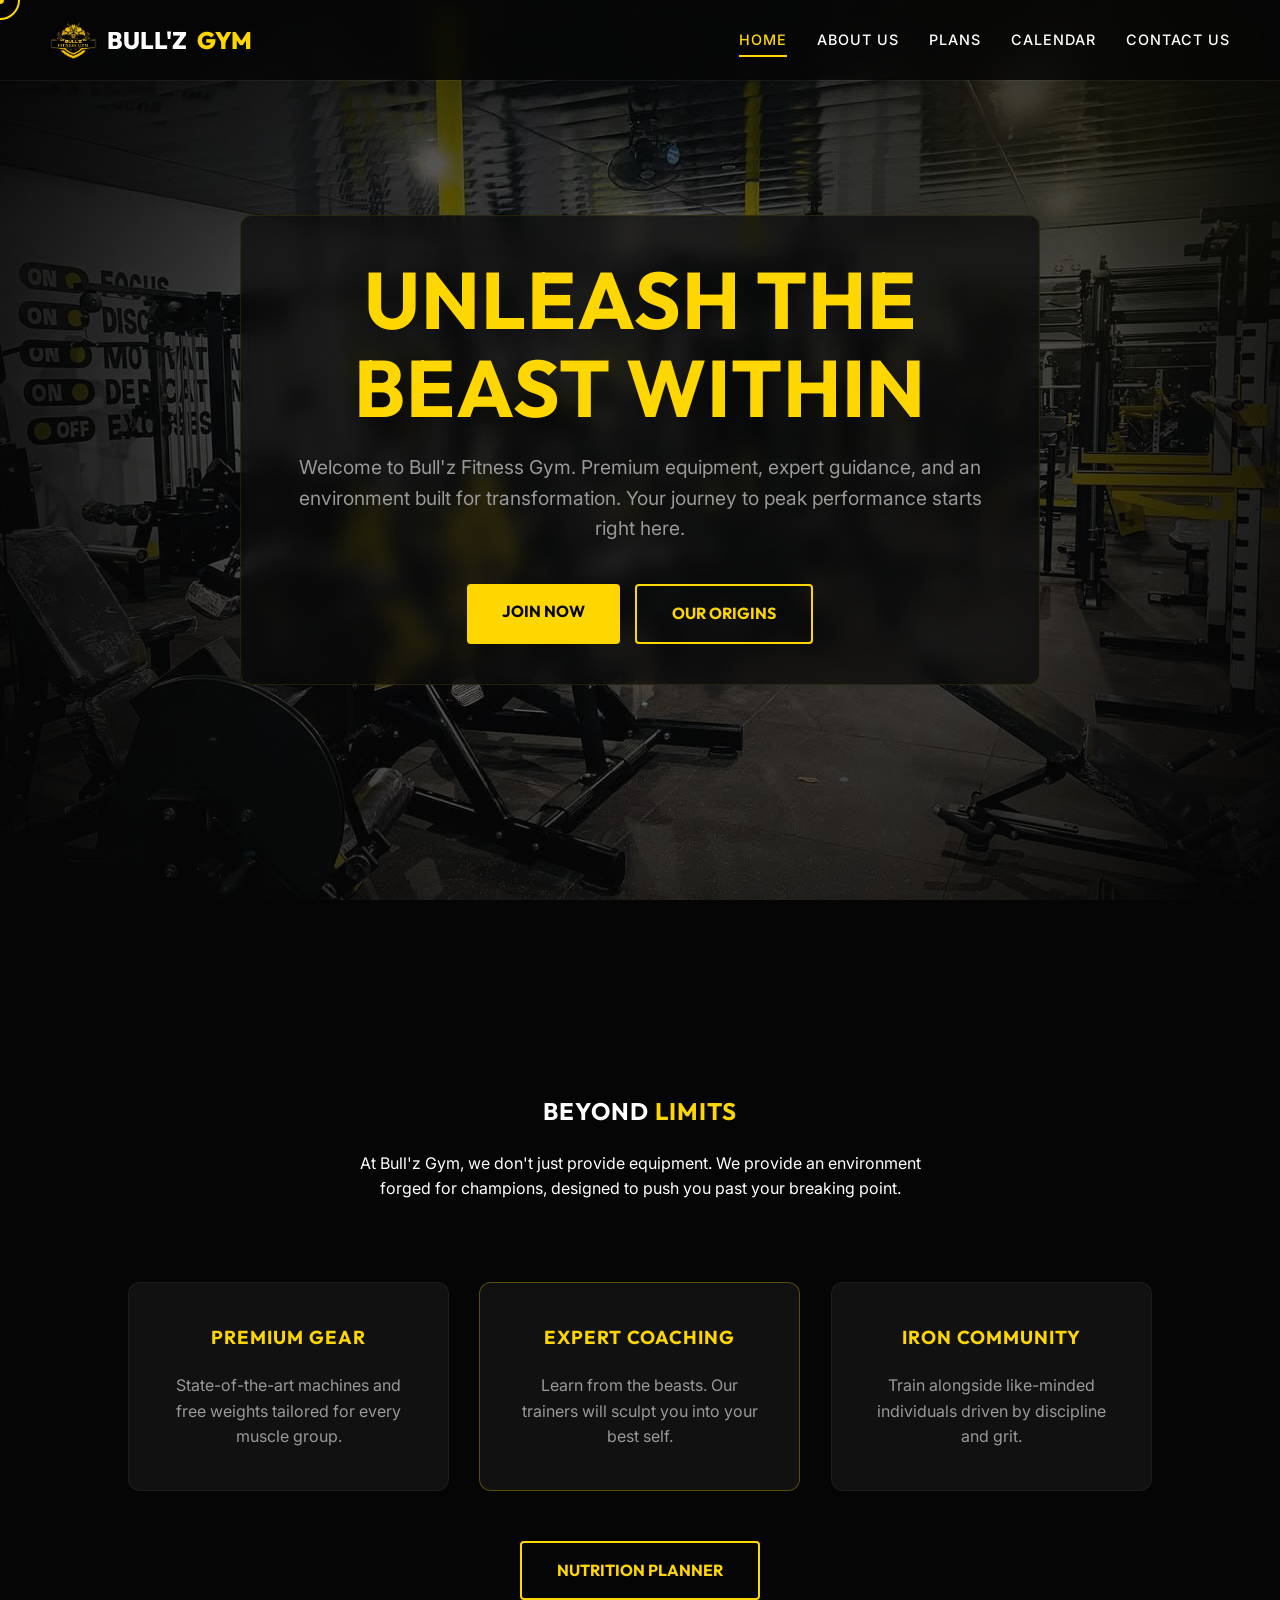
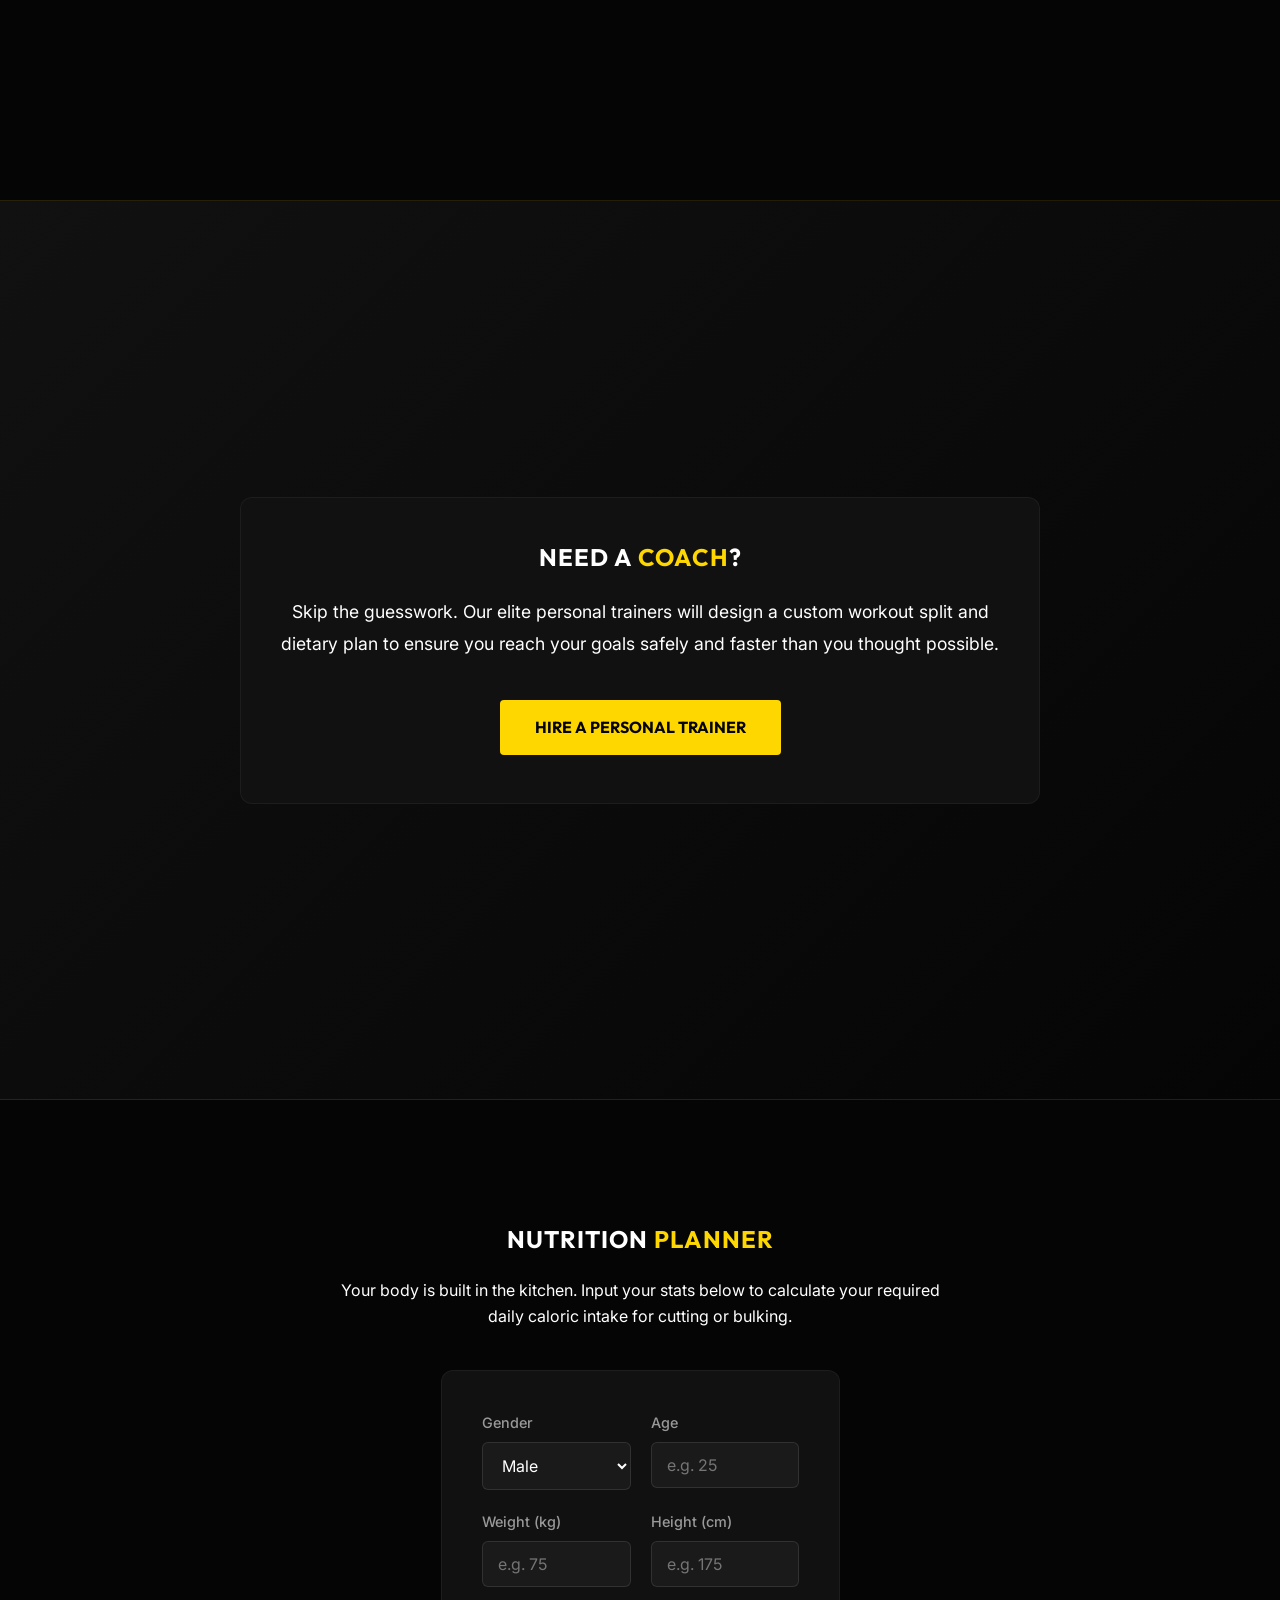
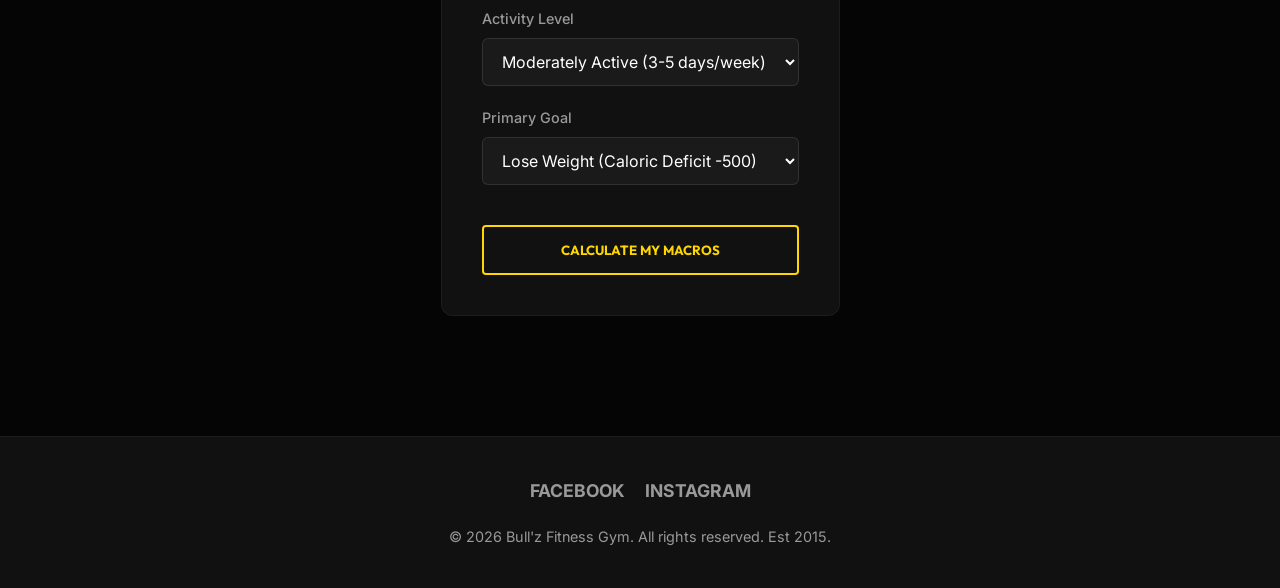
<file: index.html>
<!DOCTYPE html>
<html lang="en">

<head>
    <meta charset="UTF-8">
    <meta name="viewport" content="width=device-width, initial-scale=1.0">
    <title>Bull'z Fitness Gym</title>
    <!-- Google Fonts -->
    <link rel="preconnect" href="https://fonts.googleapis.com">
    <link rel="preconnect" href="https://fonts.gstatic.com" crossorigin>
    <link
        href="https://fonts.googleapis.com/css2?family=Inter:wght@300;400;500;600&family=Outfit:wght@400;700;800;900&display=swap"
        rel="stylesheet">
    <!-- Custom CSS -->
    <link rel="stylesheet" href="styles.css">
</head>

<body>
    <!-- Global Loading Screen -->
    <div id="global-loader">
        <svg class="dumbbell-icon" viewBox="0 0 100 40" xmlns="http://www.w3.org/2000/svg">
            <clipPath id="dumbellClip">
                <path d="M10,10 L30,10 L30,15 L70,15 L70,10 L90,10 L90,30 L70,30 L70,25 L30,25 L30,30 L10,30 Z" />
            </clipPath>
            <path class="dumbbell-outline" d="M10,10 L30,10 L30,15 L70,15 L70,10 L90,10 L90,30 L70,30 L70,25 L30,25 L30,30 L10,30 Z" />
            <g clip-path="url(#dumbellClip)">
                <rect x="0" y="0" class="fill-rect" />
            </g>
        </svg>
    </div>
    <!-- Navigation -->
    <nav>
        <a href="index.html" class="logo">
            <img src="logo.png" alt="Bull'z Logo" class="logo-img">
            Bull'z <span>Gym</span>
        </a>
        <div class="menu-toggle" id="mobile-menu">
            <span class="bar"></span>
            <span class="bar"></span>
            <span class="bar"></span>
        </div>
        <div class="nav-links">
            <a href="index.html" class="active">Home</a>
            <a href="about.html">About Us</a>
            <a href="plans.html">Plans</a>
            <a href="calendar.html">Calendar</a>
            <a href="contact.html">Contact Us</a>
        </div>
    </nav>

    <!-- Main Hero Section -->
    <div class="section hero">
        <div class="hero-content tilt-card">
            <h1 class="text-accent">Unleash The Beast Within</h1>
            <p>Welcome to Bull'z Fitness Gym. Premium equipment, expert guidance, and an environment built for
                transformation. Your journey to peak performance starts right here.</p>
            <div class="hero-btns" style="display: flex; gap: 15px; justify-content: center; flex-wrap: wrap;">
                <a href="plans.html" class="btn">Join Now</a>
                <a href="about.html" class="btn btn-outline">Our Origins</a>
            </div>
        </div>
        <!-- Background decorative element -->
        <div
            style="position: absolute; top: -20%; right: -10%; width: 50vw; height: 50vw; background: radial-gradient(circle, rgba(255,215,0,0.05) 0%, rgba(0,0,0,0) 70%); z-index: 1; pointer-events: none;">
        </div>
    </div>

    <!-- Motivation & Features Section -->
    <div class="section text-center">
        <h2 class="mb-2">Beyond <span class="text-accent">Limits</span></h2>
        <p class="mb-4 text-muted" style="max-width: 600px; margin: 0 auto 40px auto;">At Bull'z Gym, we don't just
            provide equipment. We provide an environment forged for champions, designed to push you past your breaking
            point.</p>

        <div class="features-grid">
            <div class="feature-card tilt-card">
                <h3 class="text-accent mb-2">Premium Gear</h3>
                <p>State-of-the-art machines and free weights tailored for every muscle group.</p>
            </div>
            <div class="feature-card tilt-card" style="border-color: rgba(255,215,0,0.3);">
                <h3 class="text-accent mb-2">Expert Coaching</h3>
                <p>Learn from the beasts. Our trainers will sculpt you into your best self.</p>
            </div>
            <div class="feature-card tilt-card">
                <h3 class="text-accent mb-2">Iron Community</h3>
                <p>Train alongside like-minded individuals driven by discipline and grit.</p>
            </div>
        </div>
        
        <div style="margin-top: 50px;">
            <a href="#nutrition-planner" class="btn btn-outline smooth-scroll">Nutrition Planner</a>
        </div>
    </div>

    <!-- 1-On-1 Coaching CTA -->
    <div class="section coaching-section"
        style="padding: 60px 10%; background: linear-gradient(135deg, var(--bg-secondary) 0%, var(--bg-primary) 100%); border-top: 1px solid rgba(255,215,0,0.1); border-bottom: 1px solid rgba(255,215,0,0.1);">
        <div class="coaching-content tilt-card" style="max-width: 800px; margin: 0 auto; text-align: center;">
            <h2 class="mb-2">Need a <span class="text-accent">Coach</span>?</h2>
            <p class="mb-4 text-muted" style="font-size: 1.1rem; line-height: 1.8;">Skip the guesswork. Our elite
                personal trainers will design a custom workout split and dietary plan to ensure you reach your goals
                safely and faster than you thought possible.</p>
            <a href="#" class="btn" id="coachModalTrigger">Hire a Personal Trainer</a>
        </div>
    </div>

    <!-- Fitness Planner (Calorie Calculator) -->
    <div id="nutrition-planner" class="section text-center planner-section">
        <h2 class="mb-2">Nutrition <span class="text-accent">Planner</span></h2>
        <p class="mb-4 text-muted" style="max-width: 600px; margin: 0 auto 40px auto;">Your body is built in the
            kitchen. Input your stats below to calculate your required daily caloric intake for cutting or bulking.</p>

        <div class="planner-card tilt-card" style="max-width: 800px; margin: 0 auto; text-align: left;">
            <form id="calorieForm" class="planner-form">
                <div class="form-group">
                    <label>Gender</label>
                    <select id="calc-gender" required>
                        <option value="male">Male</option>
                        <option value="female">Female</option>
                    </select>
                </div>
                <div class="form-group">
                    <label>Age</label>
                    <input type="number" id="calc-age" placeholder="e.g. 25" required min="10" max="100">
                </div>
                <div class="form-group">
                    <label>Weight (kg)</label>
                    <input type="number" id="calc-weight" placeholder="e.g. 75" required min="30" max="300">
                </div>
                <div class="form-group">
                    <label>Height (cm)</label>
                    <input type="number" id="calc-height" placeholder="e.g. 175" required min="100" max="250">
                </div>
                <div class="form-group" style="grid-column: 1 / -1;">
                    <label>Activity Level</label>
                    <select id="calc-activity" required>
                        <option value="1.2">Sedentary (Little to no exercise)</option>
                        <option value="1.375">Lightly Active (1-3 days/week)</option>
                        <option value="1.55" selected>Moderately Active (3-5 days/week)</option>
                        <option value="1.725">Very Active (6-7 days/week)</option>
                        <option value="1.9">Extra Active (Hard Core)</option>
                    </select>
                </div>
                <div class="form-group" style="grid-column: 1 / -1;">
                    <label>Primary Goal</label>
                    <select id="calc-goal" required>
                        <option value="lose">Lose Weight (Caloric Deficit -500)</option>
                        <option value="maintain">Maintain Weight</option>
                        <option value="gain">Gain Muscle (Caloric Surplus +500)</option>
                    </select>
                </div>
                <button type="submit" class="btn btn-outline"
                    style="grid-column: 1 / -1; margin-top: 20px; width: 100%;">Calculate My Macros</button>
            </form>

            <div id="plannerResults" class="planner-results prescription-card" style="display: none;">
                <h3 class="mb-2" style="color: var(--text-muted); font-size: 1.2rem;">Daily Calorie Target Output</h3>
                <span id="result-calories" class="target-score">2500</span>
                <span style="font-size: 1.2rem; color: var(--text-muted); display: block; margin-bottom: 20px;">KCAL /
                    DAY</span>
                <p id="result-message" style="color: var(--text-main); font-weight: 600;">This is an estimate based on
                    your Body Metabolic Rate and activity level. Stick to this target daily to reach your goal!</p>
            </div>
        </div>
    </div>

    <footer style="display: flex; flex-direction: column; align-items: center; gap: 20px;">
        <div class="social-links" style="display: flex; gap: 20px;">
            <a href="https://www.facebook.com/BULLZFitnessGym" target="_blank" style="color: var(--text-muted); text-decoration: none; font-size: 1.1rem; font-weight: 700; text-transform: uppercase; transition: color 0.3s;" onmouseover="this.style.color='var(--accent)'" onmouseout="this.style.color='var(--text-muted)'">Facebook</a>
            <a href="https://www.facebook.com/BULLZFitnessGym" target="_blank" style="color: var(--text-muted); text-decoration: none; font-size: 1.1rem; font-weight: 700; text-transform: uppercase; transition: color 0.3s;" onmouseover="this.style.color='var(--accent)'" onmouseout="this.style.color='var(--text-muted)'">Instagram</a>
        </div>
        <p style="margin: 0; color: var(--text-muted); font-size: 0.9rem;">&copy; 2026 Bull'z Fitness Gym. All rights reserved. Est 2015.</p>
    </footer>

    <!-- Coach Modal -->
    <div id="coachModal" class="modal-overlay">
        <div class="modal-content form-rugged" style="text-align: center; padding: 40px 30px;">
            <span class="modal-close" id="closeCoachModal">&times;</span>
            <div style="width: 180px; height: 180px; margin: 0 auto 25px auto; border-radius: 50%; overflow: hidden; border: 4px solid var(--accent); box-shadow: 0 0 30px rgba(255,215,0,0.3);">
                <img src="coach1.jpg" alt="Coach Jomen Loyaga" style="width: 100%; height: 100%; object-fit: cover;">
            </div>
            <h2 style="color: var(--text-main); font-size: 2.2rem; margin-bottom: 10px; text-transform: uppercase;">Jomen <span class="text-accent">Loyaga</span></h2>
            <p style="color: var(--text-muted); font-size: 1.15rem; line-height: 1.7; margin-bottom: 35px;">
                Coach Jomen is an exceptional personal trainer dedicated to helping you crush your fitness goals. With years of experience and an unbreakable passion for iron, he will forge you into your strongest self. 
            </p>
            <a href="https://www.facebook.com/Jahmen15" target="_blank" class="btn" style="width: 100%; font-size: 1.1rem;">Send Coach Jomen a Message!</a>
        </div>
    </div>

    <!-- Custom JS Document -->
    <script src="script.js?v=4"></script>
</body>

</html>
</file>
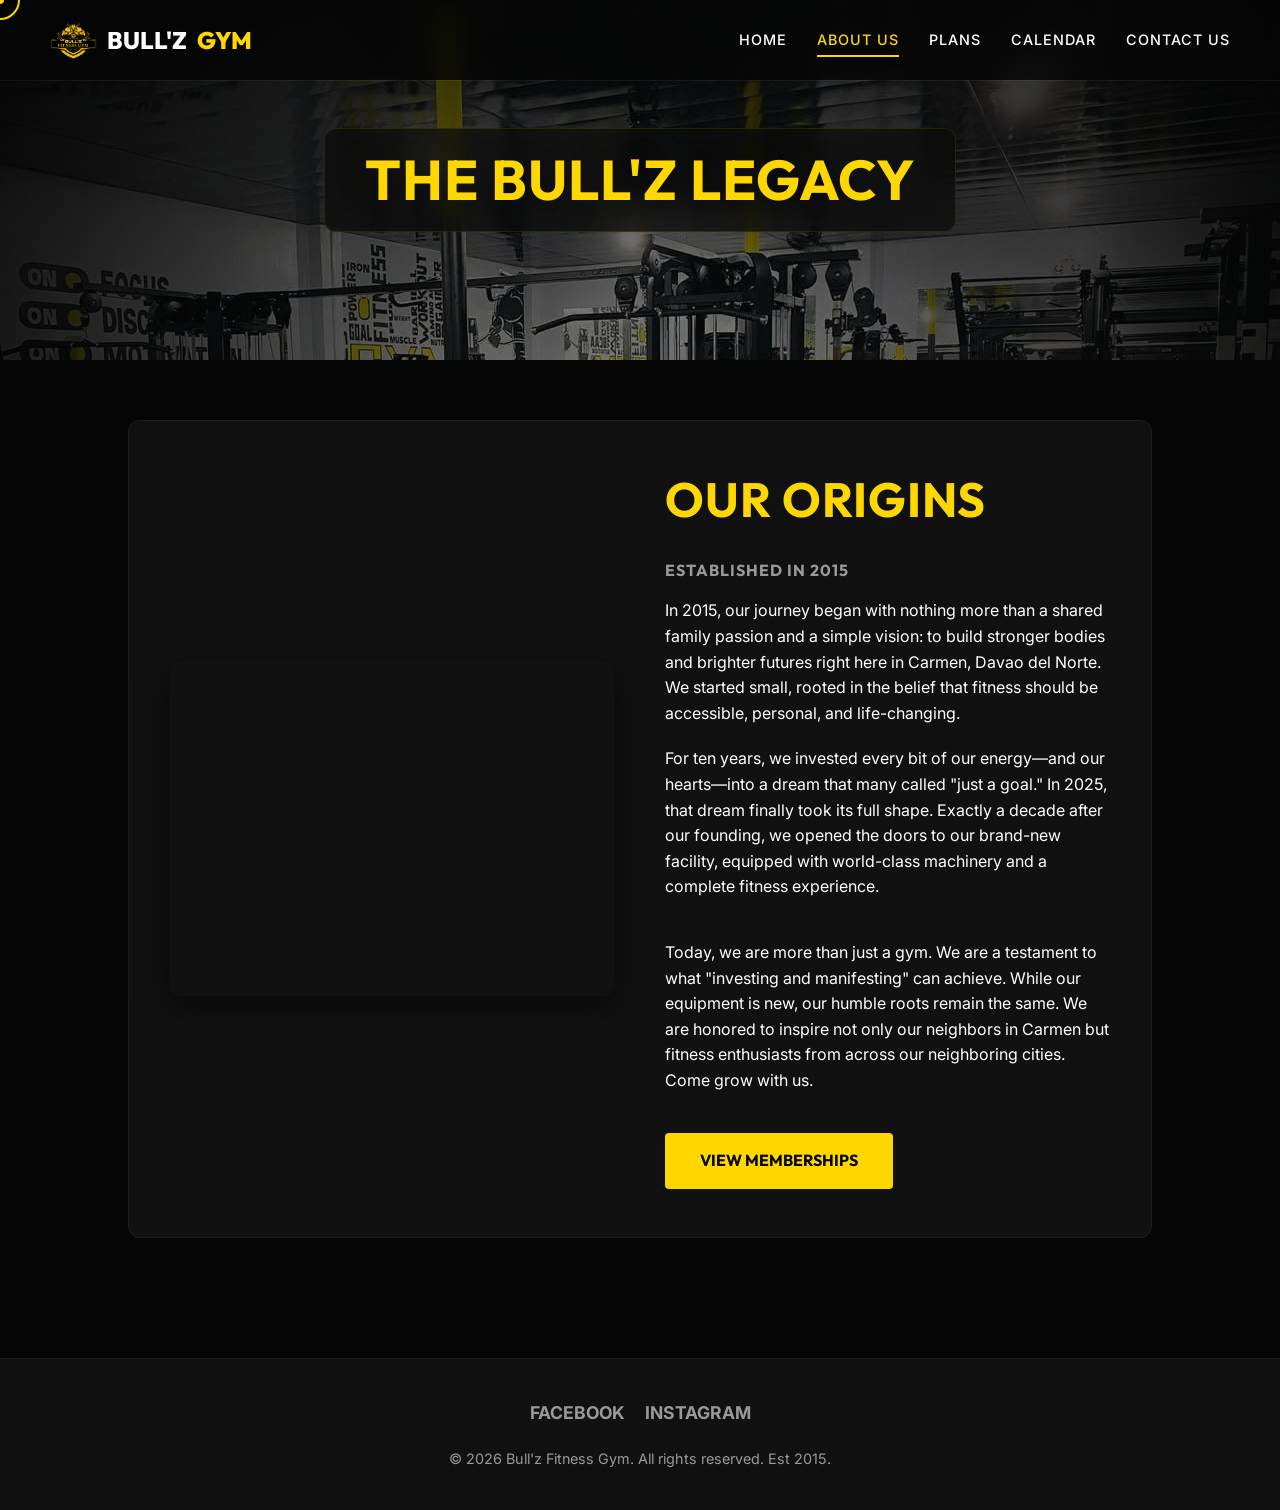
<file: about.html>
<!DOCTYPE html>
<html lang="en">

<head>
    <meta charset="UTF-8">
    <meta name="viewport" content="width=device-width, initial-scale=1.0">
    <title>About Us | Bull'z Fitness Gym</title>
    <link rel="preconnect" href="https://fonts.googleapis.com">
    <link rel="preconnect" href="https://fonts.gstatic.com" crossorigin>
    <link
        href="https://fonts.googleapis.com/css2?family=Inter:wght@300;400;500;600&family=Outfit:wght@400;700;800;900&display=swap"
        rel="stylesheet">
    <link rel="stylesheet" href="styles.css?v=3">
</head>

<body>
    <!-- Global Loading Screen -->
    <div id="global-loader">
        <svg class="dumbbell-icon" viewBox="0 0 100 40" xmlns="http://www.w3.org/2000/svg">
            <clipPath id="dumbellClip">
                <path d="M10,10 L30,10 L30,15 L70,15 L70,10 L90,10 L90,30 L70,30 L70,25 L30,25 L30,30 L10,30 Z" />
            </clipPath>
            <path class="dumbbell-outline"
                d="M10,10 L30,10 L30,15 L70,15 L70,10 L90,10 L90,30 L70,30 L70,25 L30,25 L30,30 L10,30 Z" />
            <g clip-path="url(#dumbellClip)">
                <rect x="0" y="0" class="fill-rect" />
            </g>
        </svg>
    </div>

    <nav>
        <a href="index.html" class="logo">
            <img src="logo.png" alt="Bull'z Logo" class="logo-img">
            Bull'z <span>Gym</span>
        </a>
        <div class="menu-toggle" id="mobile-menu">
            <span class="bar"></span>
            <span class="bar"></span>
            <span class="bar"></span>
        </div>
        <div class="nav-links">
            <a href="index.html">Home</a>
            <a href="about.html" class="active">About Us</a>
            <a href="plans.html">Plans</a>
            <a href="calendar.html">Calendar</a>
            <a href="contact.html">Contact Us</a>
        </div>
    </nav>

    <!-- Hero Banner "rica's" -->
    <div class="section hero" style="min-height: 40vh;">
        <div class="hero-content" style="padding: 20px 40px;">
            <h1 class="text-accent" style="margin: 0; font-size: 3.5rem;">The Bull'z Legacy</h1>
        </div>
    </div>

    <!-- Main Content -->
    <div class="section d-flex" style="min-height: auto; padding-top: 60px;">
        <div class="about-grid tilt-card">
            <div class="about-image-wrapper">
                <!-- Using a placeholder image styled darkly. In a real environment, this would be the actual gym photo -->
                <img src="orig1.jpg" alt="Bull'z Gym Origins 1" class="about-img">
                <img src="orig2.jpg" alt="Bull'z Gym Origins 2" class="about-img">
                <img src="orig3.jpg" alt="Bull'z Gym Origins 3" class="about-img">
            </div>
            <div class="about-text">
                <h2 class="text-accent">Our Origins</h2>
                <h4 style="margin-bottom: 15px; color: var(--text-muted);">Established in 2015</h4>
                <p class="mb-2">In 2015, our journey began with nothing more than a shared family passion and a simple
                    vision: to build stronger bodies and brighter futures right here in Carmen, Davao del Norte. We
                    started small, rooted in the belief that fitness should be accessible, personal, and life-changing.
                </p>
                <p class="mb-4">For ten years, we invested every bit of our energy—and our hearts—into a dream that many
                    called "just a goal." In 2025, that dream finally took its full shape. Exactly a decade after our
                    founding, we opened the doors to our brand-new facility, equipped with world-class machinery and a
                    complete fitness experience.</p>
                <p class="mb-4">Today, we are more than just a gym. We are a testament to what "investing and
                    manifesting" can achieve. While our equipment is new, our humble roots remain the same. We are
                    honored to inspire not only our neighbors in Carmen but fitness enthusiasts from across our
                    neighboring cities. Come grow with us.</p>

                <a href="plans.html" class="btn">View Memberships</a>
            </div>
        </div>
    </div>

    <footer style="display: flex; flex-direction: column; align-items: center; gap: 20px;">
        <div class="social-links" style="display: flex; gap: 20px;">
            <a href="https://www.facebook.com/BULLZFitnessGym" target="_blank"
                style="color: var(--text-muted); text-decoration: none; font-size: 1.1rem; font-weight: 700; text-transform: uppercase; transition: color 0.3s;"
                onmouseover="this.style.color='var(--accent)'"
                onmouseout="this.style.color='var(--text-muted)'">Facebook</a>
            <a href="https://www.facebook.com/BULLZFitnessGym" target="_blank"
                style="color: var(--text-muted); text-decoration: none; font-size: 1.1rem; font-weight: 700; text-transform: uppercase; transition: color 0.3s;"
                onmouseover="this.style.color='var(--accent)'"
                onmouseout="this.style.color='var(--text-muted)'">Instagram</a>
        </div>
        <p style="margin: 0; color: var(--text-muted); font-size: 0.9rem;">&copy; 2026 Bull'z Fitness Gym. All rights
            reserved. Est 2015.</p>
    </footer>

    <script src="script.js"></script>
</body>

</html>
</file>
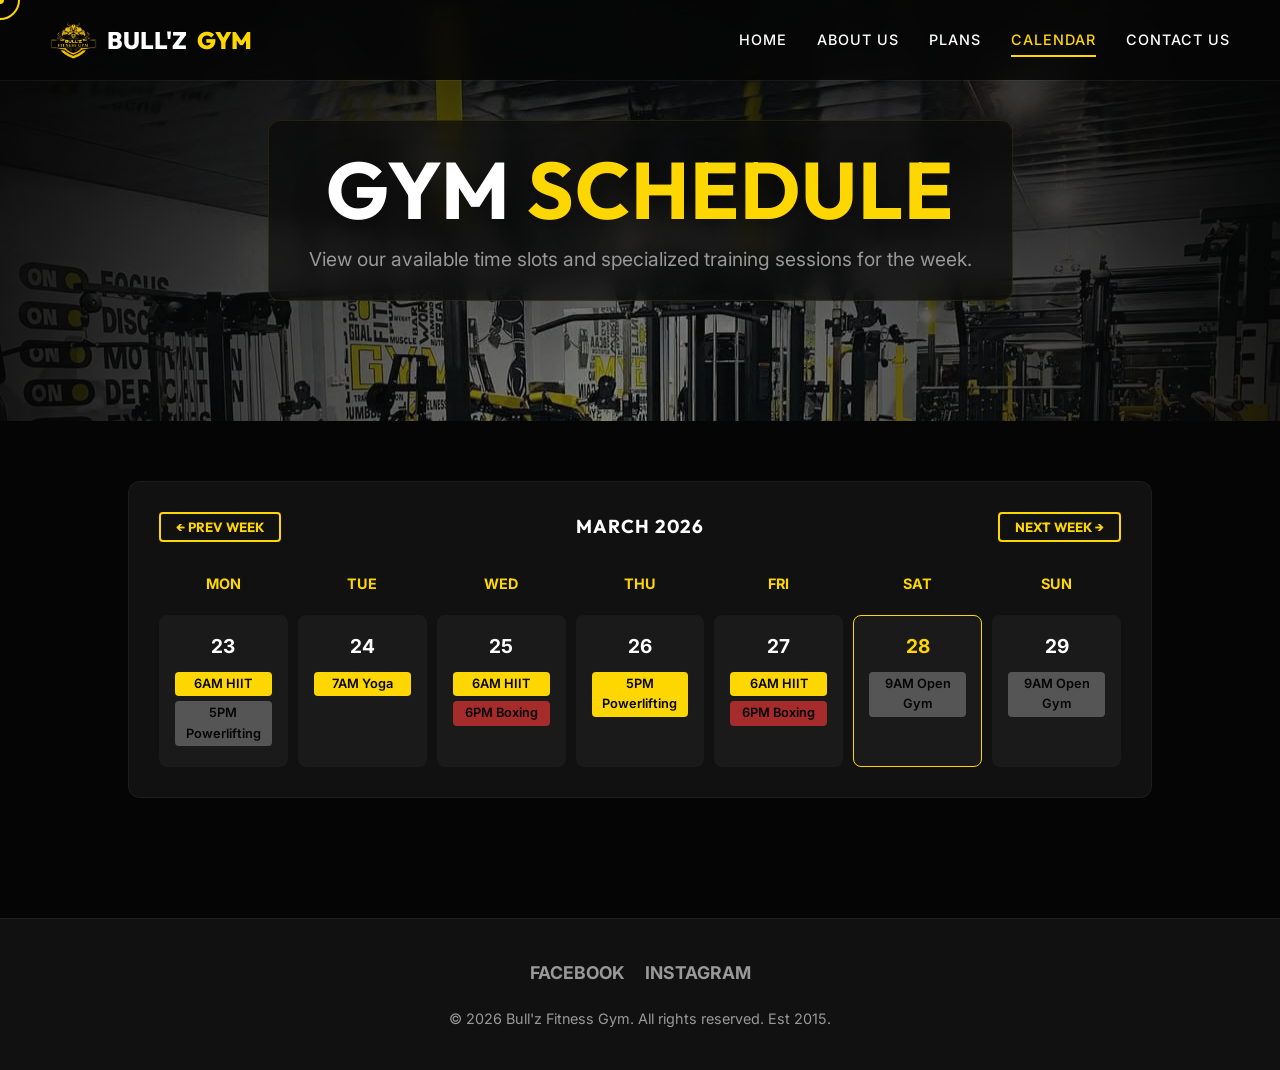
<file: calendar.html>
<!DOCTYPE html>
<html lang="en">
<head>
    <meta charset="UTF-8">
    <meta name="viewport" content="width=device-width, initial-scale=1.0">
    <title>Class Calendar | Bull'z Fitness Gym</title>
    <link rel="preconnect" href="https://fonts.googleapis.com">
    <link rel="preconnect" href="https://fonts.gstatic.com" crossorigin>
    <link href="https://fonts.googleapis.com/css2?family=Inter:wght@300;400;500;600&family=Outfit:wght@400;700;800;900&display=swap" rel="stylesheet">
    <link rel="stylesheet" href="styles.css">
</head>
<body>
    <!-- Global Loading Screen -->
    <div id="global-loader">
        <svg class="dumbbell-icon" viewBox="0 0 100 40" xmlns="http://www.w3.org/2000/svg">
            <clipPath id="dumbellClip">
                <path d="M10,10 L30,10 L30,15 L70,15 L70,10 L90,10 L90,30 L70,30 L70,25 L30,25 L30,30 L10,30 Z" />
            </clipPath>
            <path class="dumbbell-outline" d="M10,10 L30,10 L30,15 L70,15 L70,10 L90,10 L90,30 L70,30 L70,25 L30,25 L30,30 L10,30 Z" />
            <g clip-path="url(#dumbellClip)">
                <rect x="0" y="0" class="fill-rect" />
            </g>
        </svg>
    </div>

    <nav>
        <a href="index.html" class="logo">
            <img src="logo.png" alt="Bull'z Logo" class="logo-img">
            Bull'z <span>Gym</span>
        </a>
        <div class="menu-toggle" id="mobile-menu">
            <span class="bar"></span>
            <span class="bar"></span>
            <span class="bar"></span>
        </div>
        <div class="nav-links">
            <a href="index.html">Home</a>
            <a href="about.html">About Us</a>
            <a href="plans.html">Plans</a>
            <a href="calendar.html" class="active">Calendar</a>
            <a href="contact.html">Contact Us</a>
        </div>
    </nav>

    <!-- Hero Banner -->
    <div class="section hero" style="min-height: 40vh;">
        <div class="hero-content" style="padding: 25px 40px;">
            <h1 style="margin-bottom: 10px;">Gym <span class="text-accent">Schedule</span></h1>
            <p style="margin: 0; color: var(--text-muted);">View our available time slots and specialized training sessions for the week.</p>
        </div>
    </div>

    <!-- Calendar Content -->
    <div class="section text-center" style="min-height: auto; padding-top: 60px;">
        
        <div class="calendar-container tilt-card">
            <div class="calendar-header">
                <button class="btn btn-outline" style="padding: 5px 15px;">&larr; Prev Week</button>
                <h3 style="margin: 0;">March 2026</h3>
                <button class="btn btn-outline" style="padding: 5px 15px;">Next Week &rarr;</button>
            </div>

            <div class="calendar-grid">
                <!-- Headers -->
                <div class="calendar-day-header">Mon</div>
                <div class="calendar-day-header">Tue</div>
                <div class="calendar-day-header">Wed</div>
                <div class="calendar-day-header">Thu</div>
                <div class="calendar-day-header">Fri</div>
                <div class="calendar-day-header">Sat</div>
                <div class="calendar-day-header">Sun</div>

                <!-- Days Data Row 1 -->
                <div class="calendar-day"><span class="date">23</span><div class="calendar-event">6AM HIIT</div><div class="calendar-event" style="background:#555;">5PM Powerlifting</div></div>
                <div class="calendar-day"><span class="date">24</span><div class="calendar-event">7AM Yoga</div></div>
                <div class="calendar-day"><span class="date">25</span><div class="calendar-event">6AM HIIT</div><div class="calendar-event" style="background:#a62b2b;">6PM Boxing</div></div>
                <div class="calendar-day"><span class="date">26</span><div class="calendar-event">5PM Powerlifting</div></div>
                <div class="calendar-day"><span class="date">27</span><div class="calendar-event">6AM HIIT</div><div class="calendar-event" style="background:#a62b2b;">6PM Boxing</div></div>
                <div class="calendar-day" style="border: 1px solid var(--accent);"><span class="date text-accent">28</span><div class="calendar-event" style="background:#555;">9AM Open Gym</div></div>
                <div class="calendar-day"><span class="date">29</span><div class="calendar-event" style="background:#555;">9AM Open Gym</div></div>
            </div>
        </div>
    </div>

    <footer style="display: flex; flex-direction: column; align-items: center; gap: 20px;">
        <div class="social-links" style="display: flex; gap: 20px;">
            <a href="https://www.facebook.com/BULLZFitnessGym" target="_blank" style="color: var(--text-muted); text-decoration: none; font-size: 1.1rem; font-weight: 700; text-transform: uppercase; transition: color 0.3s;" onmouseover="this.style.color='var(--accent)'" onmouseout="this.style.color='var(--text-muted)'">Facebook</a>
            <a href="https://www.facebook.com/BULLZFitnessGym" target="_blank" style="color: var(--text-muted); text-decoration: none; font-size: 1.1rem; font-weight: 700; text-transform: uppercase; transition: color 0.3s;" onmouseover="this.style.color='var(--accent)'" onmouseout="this.style.color='var(--text-muted)'">Instagram</a>
        </div>
        <p style="margin: 0; color: var(--text-muted); font-size: 0.9rem;">&copy; 2026 Bull'z Fitness Gym. All rights reserved. Est 2015.</p>
    </footer>

    <script src="script.js"></script>
</body>
</html>
</file>
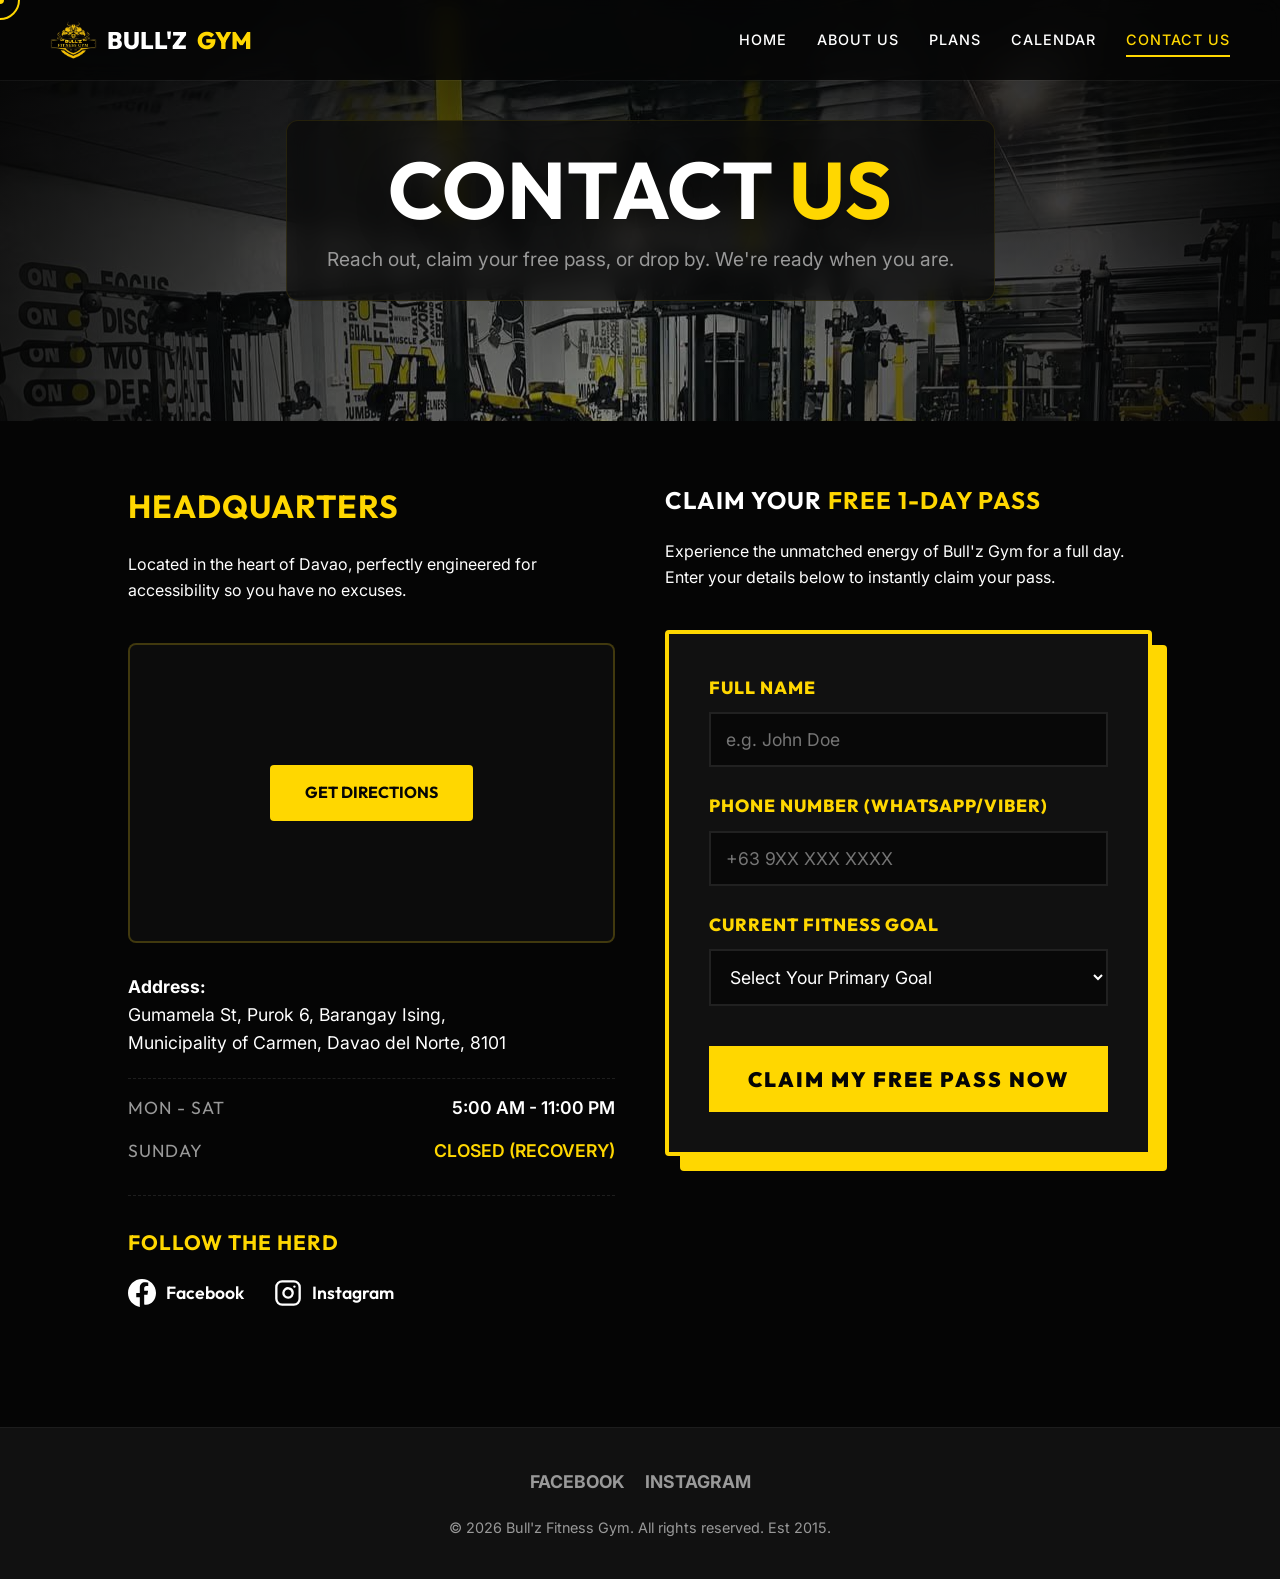
<file: contact.html>
<!DOCTYPE html>
<html lang="en">
<head>
    <meta charset="UTF-8">
    <meta name="viewport" content="width=device-width, initial-scale=1.0">
    <title>Contact Us | Bull'z Fitness Gym</title>
    <link rel="preconnect" href="https://fonts.googleapis.com">
    <link rel="preconnect" href="https://fonts.gstatic.com" crossorigin>
    <link href="https://fonts.googleapis.com/css2?family=Inter:wght@300;400;500;600&family=Outfit:wght@400;700;800;900&display=swap" rel="stylesheet">
    <link rel="stylesheet" href="styles.css">
</head>
<body>
    <!-- Global Loading Screen -->
    <div id="global-loader">
        <svg class="dumbbell-icon" viewBox="0 0 100 40" xmlns="http://www.w3.org/2000/svg">
            <clipPath id="dumbellClip">
                <path d="M10,10 L30,10 L30,15 L70,15 L70,10 L90,10 L90,30 L70,30 L70,25 L30,25 L30,30 L10,30 Z" />
            </clipPath>
            <path class="dumbbell-outline" d="M10,10 L30,10 L30,15 L70,15 L70,10 L90,10 L90,30 L70,30 L70,25 L30,25 L30,30 L10,30 Z" />
            <g clip-path="url(#dumbellClip)">
                <rect x="0" y="0" class="fill-rect" />
            </g>
        </svg>
    </div>

    <nav>
        <a href="index.html" class="logo">
            <img src="logo.png" alt="Bull'z Logo" class="logo-img">
            Bull'z <span>Gym</span>
        </a>
        <div class="menu-toggle" id="mobile-menu">
            <span class="bar"></span>
            <span class="bar"></span>
            <span class="bar"></span>
        </div>
        <div class="nav-links">
            <a href="index.html">Home</a>
            <a href="about.html">About Us</a>
            <a href="plans.html">Plans</a>
            <a href="calendar.html">Calendar</a>
            <a href="contact.html" class="active">Contact Us</a>
        </div>
    </nav>

    <!-- Hero Banner -->
    <div class="section hero" style="min-height: 40vh;">
        <div class="hero-content" style="padding: 25px 40px;">
            <h1 style="margin-bottom: 10px;">Contact <span class="text-accent">Us</span></h1>
            <p style="margin: 0; color: var(--text-muted);">Reach out, claim your free pass, or drop by. We're ready when you are.</p>
        </div>
    </div>

    <!-- Contact Split Section -->
    <div class="section" style="padding-top: 60px;">
        <div class="contact-split" style="display: grid; grid-template-columns: 1fr 1fr; gap: 50px; max-width: 1200px; margin: 0 auto; align-items: stretch;">
            
            <!-- Left Side: Map & Location -->
            <div class="location-section" style="display: flex; flex-direction: column;">
                <h2 class="mb-2 text-accent" style="font-size: 2rem;">Headquarters</h2>
                <p class="mb-4 text-muted" style="max-width: 600px;">Located in the heart of Davao, perfectly engineered for accessibility so you have no excuses.</p>
                
                <a href="https://www.google.com/maps/dir/?api=1&destination=7.357097121086487,125.70716733990429"
                    target="_blank" class="maps-wrapper tilt-card"
                    style="display: block; position: relative; cursor: pointer; text-decoration: none; margin-bottom: 30px; height: 300px;">
                    <div style="position: absolute; top: 0; left: 0; width: 100%; height: 100%; z-index: 2; background: rgba(5,5,5,0.4); display: flex; align-items: center; justify-content: center; transition: all 0.3s ease;" class="map-overlay">
                        <span class="btn" style="pointer-events: none;">Get Directions</span>
                    </div>
                    <iframe src="https://www.google.com/maps/embed?pb=!1m14!1m12!1m3!1d15837.561498687258!2d125.7071673!3d7.3570971!2m3!1f0!2f0!3f0!3m2!1i1024!2i768!4f13.1!5e0!3m2!1sen!2sph!4v1703649429188!5m2!1sen!2sph" style="pointer-events: none; width: calc(100% + 40px); height: calc(100% + 160px);" loading="lazy" referrerpolicy="no-referrer-when-downgrade"></iframe>
                </a>

                <div class="location-info">
                    <p style="font-size: 1.1rem; margin-bottom: 20px;">
                        <strong>Address:</strong><br>
                        Gumamela St, Purok 6, Barangay Ising, <br>
                        Municipality of Carmen, Davao del Norte, 8101
                    </p>
                    <ul class="hours-list" style="margin-top: 15px; padding-top: 15px;">
                        <li>
                            <span>Mon - Sat</span>
                            <span>5:00 AM - 11:00 PM</span>
                        </li>
                        <li class="closed">
                            <span>Sunday</span>
                            <span>CLOSED (RECOVERY)</span>
                        </li>
                    </ul>

                    <div class="social-connect" style="margin-top: 30px; border-top: 1px dashed rgba(255, 255, 255, 0.1); padding-top: 30px;">
                        <h3 class="text-accent mb-2" style="font-size: 1.3rem;">Follow The Herd</h3>
                        <div style="display: flex; gap: 30px; align-items: center;">
                            <a href="https://www.facebook.com/BULLZFitnessGym" target="_blank" style="display: flex; align-items: center; gap: 10px; color: var(--text-main); text-decoration: none; font-size: 1.1rem; font-weight: 600; font-family: 'Outfit', sans-serif; transition: color 0.3s;" onmouseover="this.style.color='var(--accent)'" onmouseout="this.style.color='var(--text-main)'">
                                <svg width="28" height="28" viewBox="0 0 24 24" fill="currentColor"><path d="M24 12.073c0-6.627-5.373-12-12-12s-12 5.373-12 12c0 5.99 4.388 10.954 10.125 11.854v-8.385H7.078v-3.469h3.047V7.43c0-3.007 1.792-4.669 4.533-4.669 1.312 0 2.686.235 2.686.235v2.953H15.83c-1.491 0-1.956.925-1.956 1.874v2.25h3.328l-.532 3.469h-2.796v8.385C19.612 23.027 24 18.062 24 12.073z"/></svg>
                                Facebook
                            </a>
                            <a href="https://www.facebook.com/BULLZFitnessGym" target="_blank" style="display: flex; align-items: center; gap: 10px; color: var(--text-main); text-decoration: none; font-size: 1.1rem; font-weight: 600; font-family: 'Outfit', sans-serif; transition: color 0.3s;" onmouseover="this.style.color='var(--accent)'" onmouseout="this.style.color='var(--text-main)'">
                                <svg width="28" height="28" viewBox="0 0 24 24" fill="none" stroke="currentColor" stroke-width="2" stroke-linecap="round" stroke-linejoin="round"><rect x="2" y="2" width="20" height="20" rx="5" ry="5"></rect><path d="M16 11.37A4 4 0 1 1 12.63 8 4 4 0 0 1 16 11.37z"></path><line x1="17.5" y1="6.5" x2="17.51" y2="6.5"></line></svg>
                                Instagram
                            </a>
                        </div>
                    </div>
                </div>
            </div>

            <!-- Right Side: Free Pass Form -->
            <div class="free-trial-section" style="background: transparent; border: none; padding: 0;">
                <h2 class="mb-2" style="color: var(--text-main);">Claim Your <span style="color: var(--accent-rugged);">Free 1-Day Pass</span></h2>
                <p class="mb-4 text-muted">Experience the unmatched energy of Bull'z Gym for a full day. Enter your details below to instantly claim your pass.</p>

                <div class="form-rugged" style="border-radius: 4px; padding: 40px;">
                    <form id="freeTrialForm">
                        <div class="form-group-rugged">
                            <label>Full Name</label>
                            <input type="text" placeholder="e.g. John Doe" required>
                        </div>
                        <div class="form-group-rugged">
                            <label>Phone Number (WhatsApp/Viber)</label>
                            <input type="tel" placeholder="+63 9XX XXX XXXX" required>
                        </div>
                        <div class="form-group-rugged">
                            <label>Current Fitness Goal</label>
                            <select required>
                                <option value="" disabled selected>Select Your Primary Goal</option>
                                <option value="gain">Build Muscle / Bulk Up</option>
                                <option value="lose">Lose Fat / Shred</option>
                                <option value="strength">Increase Strength / Power</option>
                                <option value="endurance">General Fitness & Endurance</option>
                            </select>
                        </div>
                        <button type="submit" class="btn-rugged">Claim My Free Pass Now</button>
                    </form>
                </div>
            </div>

        </div>
    </div>

    <footer style="display: flex; flex-direction: column; align-items: center; gap: 20px;">
        <div class="social-links" style="display: flex; gap: 20px;">
            <a href="https://www.facebook.com/BULLZFitnessGym" target="_blank" style="color: var(--text-muted); text-decoration: none; font-size: 1.1rem; font-weight: 700; text-transform: uppercase; transition: color 0.3s;" onmouseover="this.style.color='var(--accent)'" onmouseout="this.style.color='var(--text-muted)'">Facebook</a>
            <a href="https://www.facebook.com/BULLZFitnessGym" target="_blank" style="color: var(--text-muted); text-decoration: none; font-size: 1.1rem; font-weight: 700; text-transform: uppercase; transition: color 0.3s;" onmouseover="this.style.color='var(--accent)'" onmouseout="this.style.color='var(--text-muted)'">Instagram</a>
        </div>
        <p style="margin: 0; color: var(--text-muted); font-size: 0.9rem;">&copy; 2026 Bull'z Fitness Gym. All rights reserved. Est 2015.</p>
    </footer>

    <script src="script.js"></script>
</body>
</html>
</file>
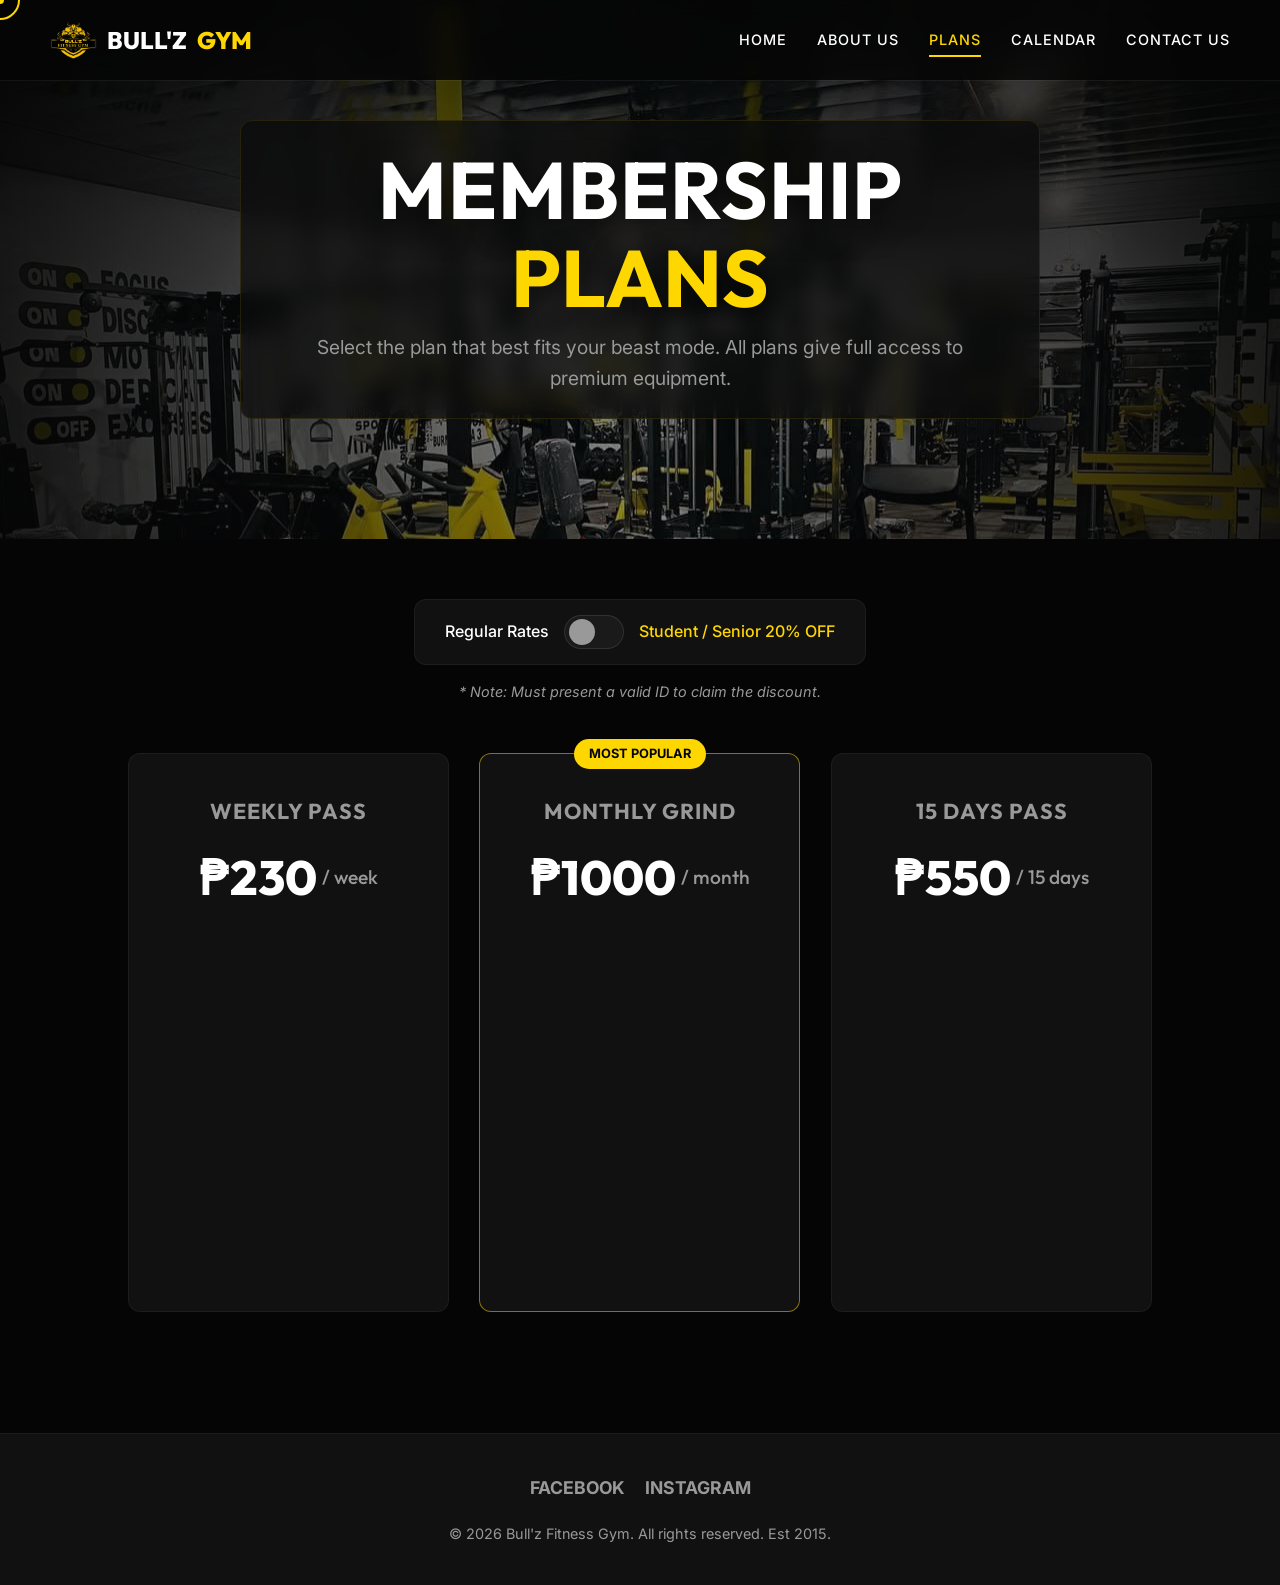
<file: plans.html>
<!DOCTYPE html>
<html lang="en">
<head>
    <meta charset="UTF-8">
    <meta name="viewport" content="width=device-width, initial-scale=1.0">
    <title>Membership Plans | Bull'z Fitness Gym</title>
    <link rel="preconnect" href="https://fonts.googleapis.com">
    <link rel="preconnect" href="https://fonts.gstatic.com" crossorigin>
    <link href="https://fonts.googleapis.com/css2?family=Inter:wght@300;400;500;600&family=Outfit:wght@400;700;800;900&display=swap" rel="stylesheet">
    <link rel="stylesheet" href="styles.css?v=2">
</head>
<body>
    <!-- Global Loading Screen -->
    <div id="global-loader">
        <svg class="dumbbell-icon" viewBox="0 0 100 40" xmlns="http://www.w3.org/2000/svg">
            <clipPath id="dumbellClip">
                <path d="M10,10 L30,10 L30,15 L70,15 L70,10 L90,10 L90,30 L70,30 L70,25 L30,25 L30,30 L10,30 Z" />
            </clipPath>
            <path class="dumbbell-outline" d="M10,10 L30,10 L30,15 L70,15 L70,10 L90,10 L90,30 L70,30 L70,25 L30,25 L30,30 L10,30 Z" />
            <g clip-path="url(#dumbellClip)">
                <rect x="0" y="0" class="fill-rect" />
            </g>
        </svg>
    </div>

    <nav>
        <a href="index.html" class="logo">
            <img src="logo.png" alt="Bull'z Logo" class="logo-img">
            Bull'z <span>Gym</span>
        </a>
        <div class="menu-toggle" id="mobile-menu">
            <span class="bar"></span>
            <span class="bar"></span>
            <span class="bar"></span>
        </div>
        <div class="nav-links">
            <a href="index.html">Home</a>
            <a href="about.html">About Us</a>
            <a href="plans.html" class="active">Plans</a>
            <a href="calendar.html">Calendar</a>
            <a href="contact.html">Contact Us</a>
        </div>
    </nav>

    <!-- Hero Banner -->
    <div class="section hero" style="min-height: 40vh;">
        <div class="hero-content" style="padding: 25px 40px;">
            <h1 style="margin-bottom: 10px;">Membership <span class="text-accent">Plans</span></h1>
            <p style="margin: 0; color: var(--text-muted);">Select the plan that best fits your beast mode. All plans give full access to premium equipment.</p>
        </div>
    </div>

    <!-- Pricing Content -->
    <div class="section text-center" style="min-height: auto; padding-top: 60px;">
        
        <div style="margin-bottom: 50px; text-align: center;">
            <div class="pricing-toggle tilt-card" style="padding: 15px 30px; display: inline-flex; margin-bottom: 15px;">
                <span style="font-weight: 500;">Regular Rates</span>
                <label class="switch">
                  <input type="checkbox" id="discountToggle">
                  <span class="slider"></span>
                </label>
                <span style="font-weight: 500; color: var(--accent);">Student / Senior 20% OFF</span>
            </div>
            <p style="font-size: 0.9rem; color: var(--text-muted); font-style: italic;">* Note: Must present a valid ID to claim the discount.</p>
        </div>

        <div class="pricing-grid">
            <!-- Plan 1 -->
            <div class="tilt-card plan-card">
                <h3>Weekly Pass</h3>
                <div class="price">₱<span id="price-week" class="dynamic-price" style="font-size:inherit; font-weight:inherit; color:inherit; margin:0;">230</span><span>/ week</span></div>
                <ul class="plan-features">
                    <li>7 days full gym access</li>
                    <li>Locker use included</li>
                    <li>Free body comp analysis</li>
                </ul>
                <a href="#" class="btn btn-outline signup-trigger" data-plan="Weekly Pass" style="width: 100%;">Sign Up Now</a>
            </div>

            <!-- Plan 2 (Monthly) -->
            <div class="tilt-card plan-card" style="border-color: rgba(255,215,0,0.5); position: relative;">
                <div style="position: absolute; top: -15px; left: 50%; transform: translateX(-50%); background: var(--accent); color: var(--bg-primary); padding: 5px 15px; border-radius: 20px; font-weight: bold; font-size: 0.8rem; text-transform: uppercase;">Most Popular</div>
                <h3>Monthly Grind</h3>
                <div class="price">₱<span id="price-month" class="dynamic-price" style="font-size:inherit; font-weight:inherit; color:inherit; margin:0;">1000</span><span>/ month</span></div>
                <ul class="plan-features">
                    <li>30 days full gym access</li>
                    <li>Locker use included</li>
                    <li>Free body comp analysis</li>
                    <li>Guest pass (2x/month)</li>
                </ul>
                <a href="#" class="btn signup-trigger" data-plan="Monthly Grind" style="width: 100%;">Sign Up Now</a>
            </div>

            <!-- Plan 3 (15 Days) -->
            <div class="tilt-card plan-card">
                <h3>15 Days Pass</h3>
                <div class="price">₱<span id="price-15days" class="dynamic-price" style="font-size:inherit; font-weight:inherit; color:inherit; margin:0;">550</span><span>/ 15 days</span></div>
                <ul class="plan-features">
                    <li>15 days full gym access</li>
                    <li>Locker use included</li>
                    <li>Free body comp analysis</li>
                    <li>1 Personal Training Session</li>
                </ul>
                <a href="#" class="btn btn-outline signup-trigger" data-plan="15 Days Pass" style="width: 100%;">Sign Up Now</a>
            </div>
        </div>
    </div>

    <footer style="display: flex; flex-direction: column; align-items: center; gap: 20px;">
        <div class="social-links" style="display: flex; gap: 20px;">
            <a href="https://www.facebook.com/BULLZFitnessGym" target="_blank" style="color: var(--text-muted); text-decoration: none; font-size: 1.1rem; font-weight: 700; text-transform: uppercase; transition: color 0.3s;" onmouseover="this.style.color='var(--accent)'" onmouseout="this.style.color='var(--text-muted)'">Facebook</a>
            <a href="https://www.facebook.com/BULLZFitnessGym" target="_blank" style="color: var(--text-muted); text-decoration: none; font-size: 1.1rem; font-weight: 700; text-transform: uppercase; transition: color 0.3s;" onmouseover="this.style.color='var(--accent)'" onmouseout="this.style.color='var(--text-muted)'">Instagram</a>
        </div>
        <p style="margin: 0; color: var(--text-muted); font-size: 0.9rem;">&copy; 2026 Bull'z Fitness Gym. All rights reserved. Est 2015.</p>
    </footer>

    <!-- Enrollment Modal -->
    <div id="enrollmentModal" class="modal-overlay">
        <div class="modal-content form-rugged">
            <span class="modal-close" id="closeModal">&times;</span>
            <h2 class="mb-2" style="color: var(--text-main); font-size: 2rem;">Sign <span class="text-accent">Up</span></h2>
            
            <div style="background: rgba(0,0,0,0.5); border: 1px solid rgba(255,215,0,0.3); padding: 15px; margin-bottom: 25px; text-align: center;">
                <p style="text-transform: uppercase; font-family: 'Outfit', sans-serif; font-weight: 700; color: var(--text-muted); font-size: 0.9rem; margin-bottom: 5px;">Selected Plan</p>
                <h3 id="modalPlanName" style="color: var(--accent); font-size: 1.5rem; margin: 0;">Plan Name</h3>
                <p id="modalPlanPrice" style="font-size: 1.2rem; margin: 5px 0 0 0; font-weight: bold;">Price</p>
            </div>

            <!-- Formspree Endpoint -->
            <form id="enrollmentForm" action="https://formspree.io/f/mwvwlnqo" method="POST">
                <!-- Hidden inputs to send plan data -->
                <input type="hidden" name="Selected Plan" id="hiddenPlanName" value="">
                <input type="hidden" name="Quoted Price" id="hiddenPlanPrice" value="">
                
                <div class="form-group-rugged">
                    <label>Full Name</label>
                    <input type="text" name="name" placeholder="e.g. John Doe" required>
                </div>
                <div class="form-group-rugged">
                    <label>Mobile Number</label>
                    <input type="tel" name="phone" placeholder="+63 9XX XXX XXXX" required>
                </div>
                <div class="form-group-rugged">
                    <label>Address</label>
                    <input type="text" name="address" placeholder="Your full local address" required>
                </div>
                <button type="submit" class="btn-rugged" style="margin-top: 10px;">Complete Enrollment</button>
            </form>
        </div>
    </div>

    <script src="script.js?v=2"></script>
</body>
</html>
</file>
<file: styles.css>
:root {
  --bg-primary: #050505;
  --bg-secondary: #111111;
  --bg-tertiary: #1a1a1a;
  --accent: #FFD700; /* Bullz Yellow */
  --accent-hover: #e6c200;
  --accent-rugged: #FFD700; /* Bullz Yellow for Aggressive Theme */
  --accent-rugged-hover: #e6c200;
  --text-main: #ffffff;
  --text-muted: #999999;
  --transition-smooth: all 0.3s cubic-bezier(0.25, 0.8, 0.25, 1);
}

* {
  margin: 0;
  padding: 0;
  box-sizing: border-box;
  cursor: none; /* Hide default cursor for custom cursor */
}

html, body {
  overflow-x: hidden;
}

body {
  font-family: 'Inter', sans-serif;
  background-color: var(--bg-primary);
  color: var(--text-main);
  line-height: 1.6;
}

h1, h2, h3, h4, h5, h6 {
  font-family: 'Outfit', sans-serif;
  font-weight: 700;
  text-transform: uppercase;
  letter-spacing: 1px;
}

/* Custom Cursor */
.cursor-dot, .cursor-outline {
  position: fixed;
  top: 0;
  left: 0;
  transform: translate(-50%, -50%);
  border-radius: 50%;
  z-index: 9999;
  pointer-events: none;
}

.cursor-dot {
  width: 8px;
  height: 8px;
  background-color: var(--accent);
}

.cursor-outline {
  width: 40px;
  height: 40px;
  border: 2px solid var(--accent);
  transition: width 0.2s, height 0.2s;
}

.cursor-hover .cursor-outline {
  width: 60px;
  height: 60px;
  background-color: rgba(255, 215, 0, 0.1);
  border-color: transparent;
}

/* Navigation */
nav {
  position: fixed;
  top: 0;
  width: 100%;
  padding: 20px 50px;
  display: flex;
  justify-content: space-between;
  align-items: center;
  z-index: 1000;
  border-bottom: 1px solid rgba(255, 255, 255, 0.05);
  transition: padding 0.4s ease, border-color 0.4s ease, box-shadow 0.4s ease;
}

nav.scrolled {
  padding: 10px 50px;
  border-bottom: 1px solid rgba(255, 215, 0, 0.2);
  box-shadow: 0 4px 20px rgba(0,0,0,0.8);
}

nav::before {
  content: '';
  position: absolute;
  top: 0;
  left: 0;
  width: 100%;
  height: 100%;
  background: rgba(5, 5, 5, 0.8);
  backdrop-filter: blur(10px);
  -webkit-backdrop-filter: blur(10px);
  z-index: -1;
  transition: background 0.4s ease;
}

nav.scrolled::before {
  background: rgba(5, 5, 5, 0.95);
}

.logo {
  font-family: 'Outfit', sans-serif;
  font-size: 1.5rem;
  font-weight: 800;
  color: var(--text-main);
  text-decoration: none;
  display: flex;
  align-items: center;
  gap: 10px;
  text-transform: uppercase;
}

.logo-img {
  height: 40px;
  width: auto;
  object-fit: contain;
}

.logo span {
  color: var(--accent);
}

.menu-toggle {
  display: none;
  flex-direction: column;
  justify-content: space-between;
  width: 30px;
  height: 21px;
  cursor: pointer;
}

.menu-toggle .bar {
  height: 3px;
  width: 100%;
  background-color: var(--text-main);
  border-radius: 3px;
  transition: var(--transition-smooth);
}

.nav-links {
  display: flex;
  gap: 30px;
}

.nav-links a {
  color: var(--text-main);
  text-decoration: none;
  font-weight: 500;
  font-size: 0.9rem;
  text-transform: uppercase;
  letter-spacing: 1px;
  transition: var(--transition-smooth);
  position: relative;
}

.nav-links a::after {
  content: '';
  position: absolute;
  width: 0;
  height: 2px;
  bottom: -5px;
  left: 0;
  background-color: var(--accent);
  transition: var(--transition-smooth);
}

.nav-links a:hover {
  color: var(--accent);
}

.nav-links a:hover::after, .nav-links a.active::after {
  width: 100%;
}
.nav-links a.active {
    color: var(--accent);
}

/* Containers & Sections */
.section {
  padding: 120px 10%;
  min-height: 100vh;
  display: flex;
  flex-direction: column;
  justify-content: center;
}

.text-center { text-align: center; }
.mb-2 { margin-bottom: 20px; }
.mb-4 { margin-bottom: 40px; }
.text-accent { color: var(--accent); }

/* Buttons & Inputs */
.btn {
  display: inline-block;
  padding: 15px 35px;
  background-color: var(--accent);
  color: var(--bg-primary);
  text-decoration: none;
  font-family: 'Outfit', sans-serif;
  font-weight: 700;
  text-transform: uppercase;
  border-radius: 4px;
  transition: var(--transition-smooth);
  border: none;
  outline: none;
  position: relative;
  overflow: hidden;
}

.btn::before {
  content: '';
  position: absolute;
  top: 0;
  left: -100%;
  width: 100%;
  height: 100%;
  background: linear-gradient(90deg, transparent, rgba(255, 255, 255, 0.4), transparent);
  transition: 0.5s;
}

.btn:hover::before {
  left: 100%;
}

.btn:hover {
  background-color: var(--accent-hover);
  transform: translateY(-2px);
  box-shadow: 0 10px 20px rgba(255, 215, 0, 0.2);
}

.btn-outline {
  background: transparent;
  color: var(--accent);
  border: 2px solid var(--accent);
}

.btn-outline:hover {
  background: var(--accent);
  color: var(--bg-primary);
}

/* Card Tilt Effect (Antigravity Style) */
.tilt-card {
  background-color: var(--bg-secondary);
  border: 1px solid rgba(255, 255, 255, 0.05);
  border-radius: 12px;
  padding: 40px;
  transition: transform 0.1s ease-out, box-shadow 0.3s ease, border-color 0.3s ease;
  transform-style: preserve-3d;
  will-change: transform;
  position: relative;
  z-index: 1;
}

.tilt-card:hover {
  box-shadow: 0 25px 50px rgba(0, 0, 0, 0.6), 0 0 30px rgba(255, 215, 0, 0.15);
  border-color: rgba(255, 215, 0, 0.5);
  z-index: 10;
}

/* Hero Section */
.hero {
  position: relative;
  overflow: hidden;
  display: flex;
  align-items: center;
  justify-content: center;
  background-image: radial-gradient(circle at center, rgba(5, 5, 5, 0.4) 0%, var(--bg-primary) 100%), url('gym1.png');
  background-size: cover;
  background-position: center;
  background-attachment: fixed;
}

.hero-content {
  position: relative;
  z-index: 2;
  text-align: center;
  max-width: 800px;
  background-color: rgba(10, 10, 10, 0.7) !important;
  backdrop-filter: blur(10px);
  -webkit-backdrop-filter: blur(10px);
  border: 1px solid rgba(255, 215, 0, 0.1) !important;
  border-radius: 12px;
}

.hero h1 {
  font-size: 5rem;
  line-height: 1.1;
  margin-bottom: 20px;
  text-shadow: 0 10px 30px rgba(0,0,0,0.5);
}

.hero p {
  font-size: 1.2rem;
  color: var(--text-muted);
  margin-bottom: 40px;
}

/* About Section */
.about-grid {
  display: grid;
  grid-template-columns: 1fr 1fr;
  gap: 50px;
  align-items: center;
}

.about-image-wrapper {
  position: relative;
  width: 100%;
  aspect-ratio: 4/3;
  border-radius: 12px;
  overflow: hidden;
  box-shadow: 0 10px 30px rgba(0,0,0,0.5);
  background: var(--bg-secondary);
}

.about-img {
  position: absolute;
  top: 0;
  left: 0;
  width: 100%;
  height: 100%;
  object-fit: cover;
  filter: grayscale(70%);
  transition: filter 0.5s ease;
  opacity: 0;
  animation: fadeGallery 15s infinite ease-in-out;
}

.about-img:nth-child(1) { animation-delay: 0s; }
.about-img:nth-child(2) { animation-delay: 5s; }
.about-img:nth-child(3) { animation-delay: 10s; }

@keyframes fadeGallery {
  0% { opacity: 0; transform: scale(1); }
  5% { opacity: 1; transform: scale(1.02); }
  33% { opacity: 1; transform: scale(1.05); }
  38% { opacity: 0; transform: scale(1.06); }
  100% { opacity: 0; transform: scale(1); }
}

.about-img:hover {
  filter: grayscale(0%);
}

.about-text h2 {
  font-size: 3rem;
  margin-bottom: 20px;
}

/* Subscriptions Section */
.pricing-toggle {
  display: flex;
  justify-content: center;
  align-items: center;
  gap: 15px;
  margin-bottom: 50px;
}

.switch {
  position: relative;
  display: inline-block;
  width: 60px;
  height: 34px;
}

.switch input { 
  opacity: 0;
  width: 0;
  height: 0;
}

.slider {
  position: absolute;
  cursor: pointer;
  top: 0;
  left: 0;
  right: 0;
  bottom: 0;
  background-color: var(--bg-tertiary);
  transition: .4s;
  border-radius: 34px;
  border: 1px solid rgba(255,255,255,0.1);
}

.slider:before {
  position: absolute;
  content: "";
  height: 26px;
  width: 26px;
  left: 4px;
  bottom: 3px;
  background-color: var(--text-muted);
  transition: .4s;
  border-radius: 50%;
}

input:checked + .slider {
  background-color: var(--accent);
}

input:checked + .slider:before {
  transform: translateX(26px);
  background-color: var(--bg-primary);
}

.pricing-grid {
  display: grid;
  grid-template-columns: repeat(3, 1fr);
  gap: 30px;
}

.plan-card {
  text-align: center;
  display: flex;
  flex-direction: column;
  height: 100%;
}

.plan-card h3 {
  font-size: 1.35rem;
  margin-bottom: 10px;
  color: var(--text-muted);
  white-space: nowrap;
}

.plan-card .price {
  font-family: 'Outfit', sans-serif;
  font-size: 3rem;
  font-weight: 800;
  color: var(--text-main);
  margin-bottom: 10px;
  display: flex;
  align-items: center;
  justify-content: center;
}

.plan-card .price span {
  font-size: 1.2rem;
  color: var(--text-muted);
  font-weight: 500;
  margin-left: 5px;
}

.plan-features {
  list-style: none;
  margin: 30px 0;
  flex-grow: 1;
}

.plan-features li {
  margin-bottom: 15px;
  color: var(--text-muted);
  border-bottom: 1px solid rgba(255,255,255,0.05);
  padding-bottom: 15px;
}

/* Calendar Section */
.calendar-container {
    background-color: var(--bg-secondary);
    border-radius: 12px;
    padding: 30px;
    border: 1px solid rgba(255,255,255,0.05);
}

.calendar-header {
    display: flex;
    justify-content: space-between;
    align-items: center;
    margin-bottom: 20px;
}

.calendar-grid {
    display: grid;
    grid-template-columns: repeat(7, 1fr);
    gap: 10px;
}

.calendar-day-header {
    text-align: center;
    font-weight: bold;
    color: var(--accent);
    padding: 10px;
    text-transform: uppercase;
    font-size: 0.9rem;
}

.calendar-day {
    background-color: var(--bg-tertiary);
    border-radius: 8px;
    padding: 15px;
    min-height: 100px;
    cursor: none; /* override for interactive custom cursor */
    transition: var(--transition-smooth);
    border: 1px solid transparent;
}

.calendar-day:hover {
    background-color: rgba(255, 215, 0, 0.05);
    border-color: rgba(255, 215, 0, 0.3);
    transform: translateY(-2px);
}

.calendar-day .date {
    font-size: 1.2rem;
    font-weight: bold;
    margin-bottom: 10px;
    display: block;
}

.calendar-event {
    background-color: var(--accent);
    color: var(--bg-primary);
    font-size: 0.8rem;
    padding: 2px 5px;
    border-radius: 4px;
    margin-bottom: 5px;
    font-weight: 600;
}

/* Footer */
footer {
    text-align: center;
    padding: 40px;
    background-color: var(--bg-secondary);
    border-top: 1px solid rgba(255,255,255,0.05);
}

/* Features */
.features-grid {
    display: grid;
    grid-template-columns: repeat(3, 1fr);
    gap: 30px;
    margin-top: 40px;
}

.feature-card p {
    color: var(--text-muted);
}

/* Forms & Calculator */
.planner-form {
    display: grid;
    grid-template-columns: 1fr 1fr;
    gap: 20px;
}

.form-group {
    display: flex;
    flex-direction: column;
    gap: 8px;
}

.form-group label {
    font-size: 0.9rem;
    color: var(--text-muted);
    font-weight: 500;
}

.form-group input, 
.form-group select {
    width: 100%;
    padding: 12px 15px;
    background-color: var(--bg-tertiary);
    border: 1px solid rgba(255, 255, 255, 0.1);
    border-radius: 6px;
    color: var(--text-main);
    font-family: 'Inter', sans-serif;
    font-size: 1rem;
    transition: var(--transition-smooth);
    outline: none;
    /* Hide cursor explicitly on form elements to use standard text input when typing, or just let custom cursor do its thing */
}

.form-group input:focus, 
.form-group select:focus {
    border-color: var(--accent);
    box-shadow: 0 0 10px rgba(255, 215, 0, 0.1);
}

/* Digital Prescription UI */
.prescription-card {
  border: 2px dashed rgba(255, 215, 0, 0.3);
  padding: 30px;
  border-radius: 8px;
  background: rgba(0,0,0,0.4);
  font-family: 'Courier New', Courier, monospace;
  text-transform: uppercase;
  color: var(--text-main);
  box-shadow: inset 0 0 20px rgba(255, 215, 0, 0.05);
  position: relative;
  overflow: hidden;
  text-align: center;
  margin-top: 30px;
}

.prescription-card::before {
  content: 'AUTHORIZED';
  position: absolute;
  top: 15px;
  right: -35px;
  background: var(--accent);
  color: #000;
  padding: 5px 40px;
  transform: rotate(45deg);
  font-size: 0.7rem;
  font-family: 'Outfit', sans-serif;
  font-weight: 900;
}

.target-score {
  font-family: 'Outfit', sans-serif;
  font-size: 4.5rem;
  font-weight: 900;
  color: var(--accent);
  text-shadow: 0 0 20px rgba(255, 215, 0, 0.4);
  display: block;
  letter-spacing: 2px;
  line-height: 1;
  margin: 15px 0;
}

/* Free Trial Section (Aggressive/Rugged Theme) */
.free-trial-section {
  background: linear-gradient(135deg, var(--bg-tertiary) 0%, var(--bg-primary) 100%);
  position: relative;
  border-top: 1px solid var(--accent-rugged);
  border-bottom: 1px solid var(--accent-rugged);
}

.form-rugged {
  background: var(--bg-secondary);
  border: 4px solid var(--accent-rugged);
  padding: 50px 40px;
  box-shadow: 15px 15px 0 var(--accent-rugged);
  max-width: 600px;
  margin: 0 auto;
  text-align: left;
  border-radius: 2px; /* extremely sharp edges */
}

.form-group-rugged {
  margin-bottom: 25px;
}

.form-group-rugged label {
  color: var(--accent-rugged);
  text-transform: uppercase;
  font-family: 'Outfit', sans-serif;
  font-weight: 800;
  font-size: 1.1rem;
  letter-spacing: 1px;
  display: block;
  margin-bottom: 10px;
}

.form-group-rugged input, 
.form-group-rugged select {
  background: rgba(0,0,0,0.5);
  border: 2px solid rgba(255, 255, 255, 0.1);
  border-radius: 0;
  color: var(--text-main);
  padding: 15px;
  font-size: 1.1rem;
  font-family: 'Inter', sans-serif;
  width: 100%;
  transition: all 0.3s ease;
}

.form-group-rugged input:focus,
.form-group-rugged select:focus {
  border-color: var(--accent-rugged);
  box-shadow: 0 0 10px rgba(255, 215, 0, 0.3);
  outline: none;
}

.btn-rugged {
  background: var(--accent-rugged);
  color: var(--bg-primary);
  border: none;
  padding: 20px;
  font-family: 'Outfit', sans-serif;
  font-weight: 900;
  font-size: 1.3rem;
  text-transform: uppercase;
  letter-spacing: 2px;
  cursor: none;
  transition: transform 0.2s, background 0.2s;
  width: 100%;
  margin-top: 15px;
}

.btn-rugged:hover {
  background: var(--accent-rugged-hover);
  transform: translateY(-3px);
  box-shadow: 0 10px 20px rgba(255, 215, 0, 0.4);
}

/* Location & Access Section */
.location-grid {
  display: grid;
  grid-template-columns: 1fr 1fr;
  gap: 50px;
  align-items: center;
  max-width: 1000px;
  margin: 0 auto;
}

.maps-wrapper {
  width: 100%;
  height: 400px;
  border-radius: 8px;
  overflow: hidden;
  border: 2px solid rgba(255, 215, 0, 0.2);
  position: relative;
}

.maps-wrapper iframe {
  position: absolute;
  top: -80px;
  left: -20px;
  width: calc(100% + 40px);
  height: calc(100% + 160px);
  border: 0;
  filter: grayscale(100%) invert(90%) contrast(1.2) hue-rotate(180deg); /* Dark mode map styling */
}

.location-info {
  text-align: left;
}

.hours-list {
  list-style: none;
  margin-top: 30px;
  padding-top: 30px;
  border-top: 1px dashed rgba(255, 255, 255, 0.1);
}

.hours-list li {
  display: flex;
  justify-content: space-between;
  margin-bottom: 15px;
  font-size: 1.1rem;
}

.hours-list li span:first-child {
  color: var(--text-muted);
  font-family: 'Outfit', sans-serif;
  text-transform: uppercase;
  letter-spacing: 1px;
}

.hours-list li span:last-child {
  font-weight: 600;
  color: var(--text-main);
}

.hours-list li.closed span:last-child {
  color: var(--accent-rugged);
}

/* Modal Styling */
.modal-overlay {
  position: fixed;
  top: 0;
  left: 0;
  width: 100%;
  height: 100%;
  background: rgba(0, 0, 0, 0.85);
  backdrop-filter: blur(10px);
  -webkit-backdrop-filter: blur(10px);
  z-index: 2000;
  display: flex;
  align-items: center;
  justify-content: center;
  opacity: 0;
  pointer-events: none;
  transition: opacity 0.3s ease;
}

.modal-overlay.active {
  opacity: 1;
  pointer-events: all;
}

.modal-content {
  position: relative;
  width: 95%;
  max-width: 500px;
  transform: translateY(30px);
  transition: transform 0.3s cubic-bezier(0.25, 0.8, 0.25, 1);
  max-height: 90vh;
  overflow-y: auto;
}

.modal-content::-webkit-scrollbar {
  width: 8px;
}

.modal-content::-webkit-scrollbar-track {
  background: rgba(0,0,0,0.2);
}

.modal-content::-webkit-scrollbar-thumb {
  background: var(--accent);
  border-radius: 4px;
}

.modal-overlay.active .modal-content {
  transform: translateY(0);
}

.modal-close {
  position: absolute;
  top: 25px;
  right: 25px;
  font-size: 2.5rem;
  color: var(--text-muted);
  cursor: pointer;
  transition: color 0.3s;
  line-height: 1;
  font-weight: 300;
}

.modal-close:hover {
  color: var(--accent);
}
/* Global Loading Screen */
#global-loader {
  position: fixed;
  top: 0;
  left: 0;
  width: 100vw;
  height: 100vh;
  background-color: var(--bg-primary);
  z-index: 99999;
  display: flex;
  align-items: center;
  justify-content: center;
  transition: opacity 0.5s cubic-bezier(0.25, 0.8, 0.25, 1), visibility 0.5s;
  opacity: 1;
  visibility: visible;
}

#global-loader.hidden {
  opacity: 0;
  visibility: hidden;
}

.dumbbell-icon {
  width: 120px;
  height: 60px;
}

.dumbbell-outline {
  fill: none;
  stroke: var(--accent-rugged);
  stroke-width: 3;
}

.fill-rect {
  animation: fillBar 1.2s cubic-bezier(0.25, 0.1, 0.25, 1) forwards;
  width: 0;
  height: 100%;
  fill: var(--accent);
}

@keyframes fillBar {
  0% { width: 0; }
  100% { width: 100%; }
}

/* Responsive */
@media (max-width: 900px) {
  nav { padding: 15px 5%; }
  nav.scrolled { padding: 10px 5%; }
  .section { padding: 100px 5% 60px; }
  .features-grid { grid-template-columns: 1fr; }
  .planner-form { grid-template-columns: 1fr; }
  .pricing-grid { grid-template-columns: 1fr; }
  .about-grid { grid-template-columns: 1fr; }
  .contact-split { grid-template-columns: 1fr !important; gap: 30px !important; }
  .location-grid { grid-template-columns: 1fr; gap: 30px; }
  .hero h1 { font-size: 3rem; }
  .target-score { font-size: 3.5rem; }
  .calendar-grid { display: block; }
  .calendar-day-header { display: none; }
  .calendar-day { margin-bottom: 10px; display: flex; align-items: center; gap: 20px; min-height: auto;}
  .calendar-day .date { margin-bottom: 0; min-width: 30px;}
  .pricing-toggle { flex-wrap: wrap; text-align: center; }
  
  /* Mobile Nav */
  .menu-toggle { display: flex; z-index: 1001; position: relative; cursor: pointer !important; }
  .nav-links {
      position: fixed; top: 0; right: -250px; width: 250px; height: 100vh;
      background: var(--bg-primary); flex-direction: column; align-items: center; justify-content: flex-start;
      padding-top: 100px;
      transition: right 0.3s cubic-bezier(0.25, 0.8, 0.25, 1);
      border-left: 1px solid rgba(255,255,255,0.05);
      box-shadow: -10px 0 20px rgba(0,0,0,0.5);
  }
  .nav-links.active { right: 0; }
  .nav-links a { width: 100%; text-align: center; padding: 15px 0; }
  .nav-links a::after { display: none; }
  
  /* Mobile Hamburger Animation */
  .menu-toggle.active .bar:nth-child(1) { transform: translateY(9px) rotate(45deg); }
  .menu-toggle.active .bar:nth-child(2) { opacity: 0; }
  .menu-toggle.active .bar:nth-child(3) { transform: translateY(-9px) rotate(-45deg); }
}

@media (pointer: coarse), (max-width: 768px) {
  * { cursor: auto !important; }
  .cursor-dot, .cursor-outline { display: none !important; }
}
</file>
